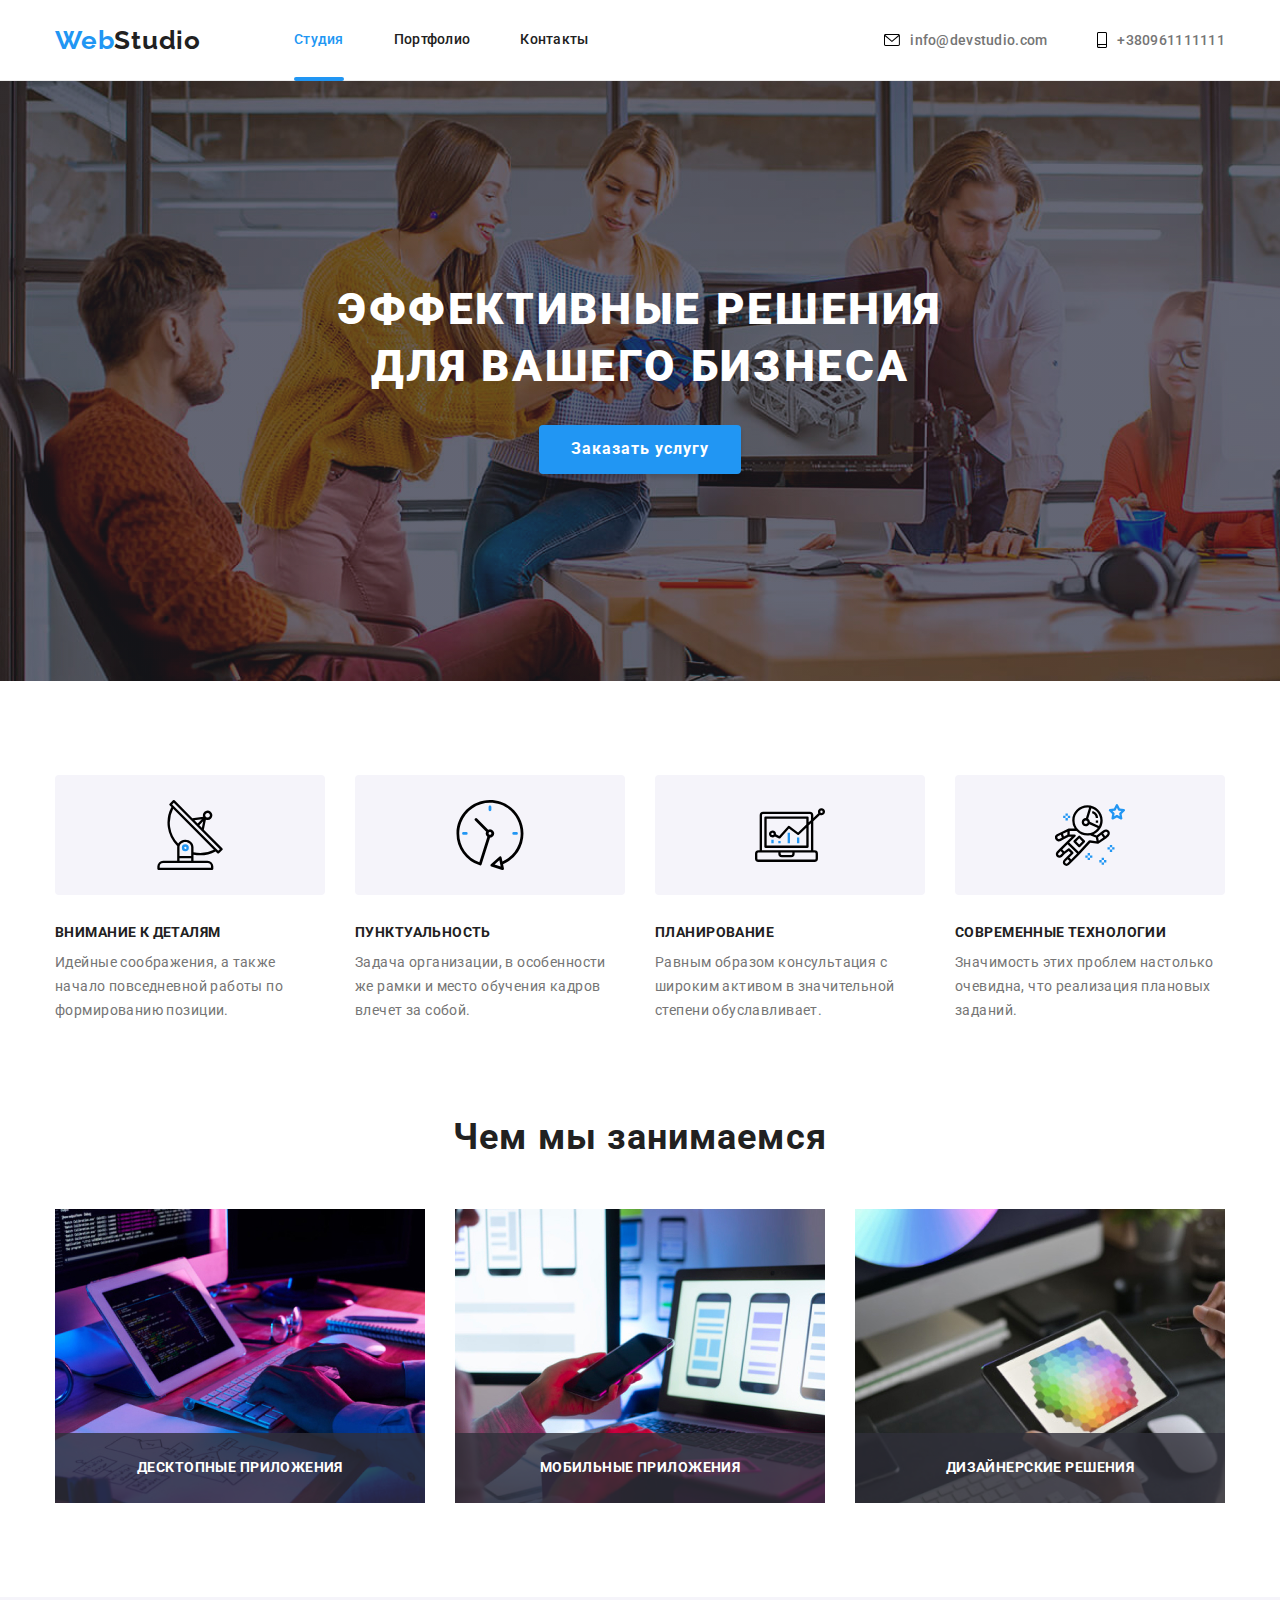
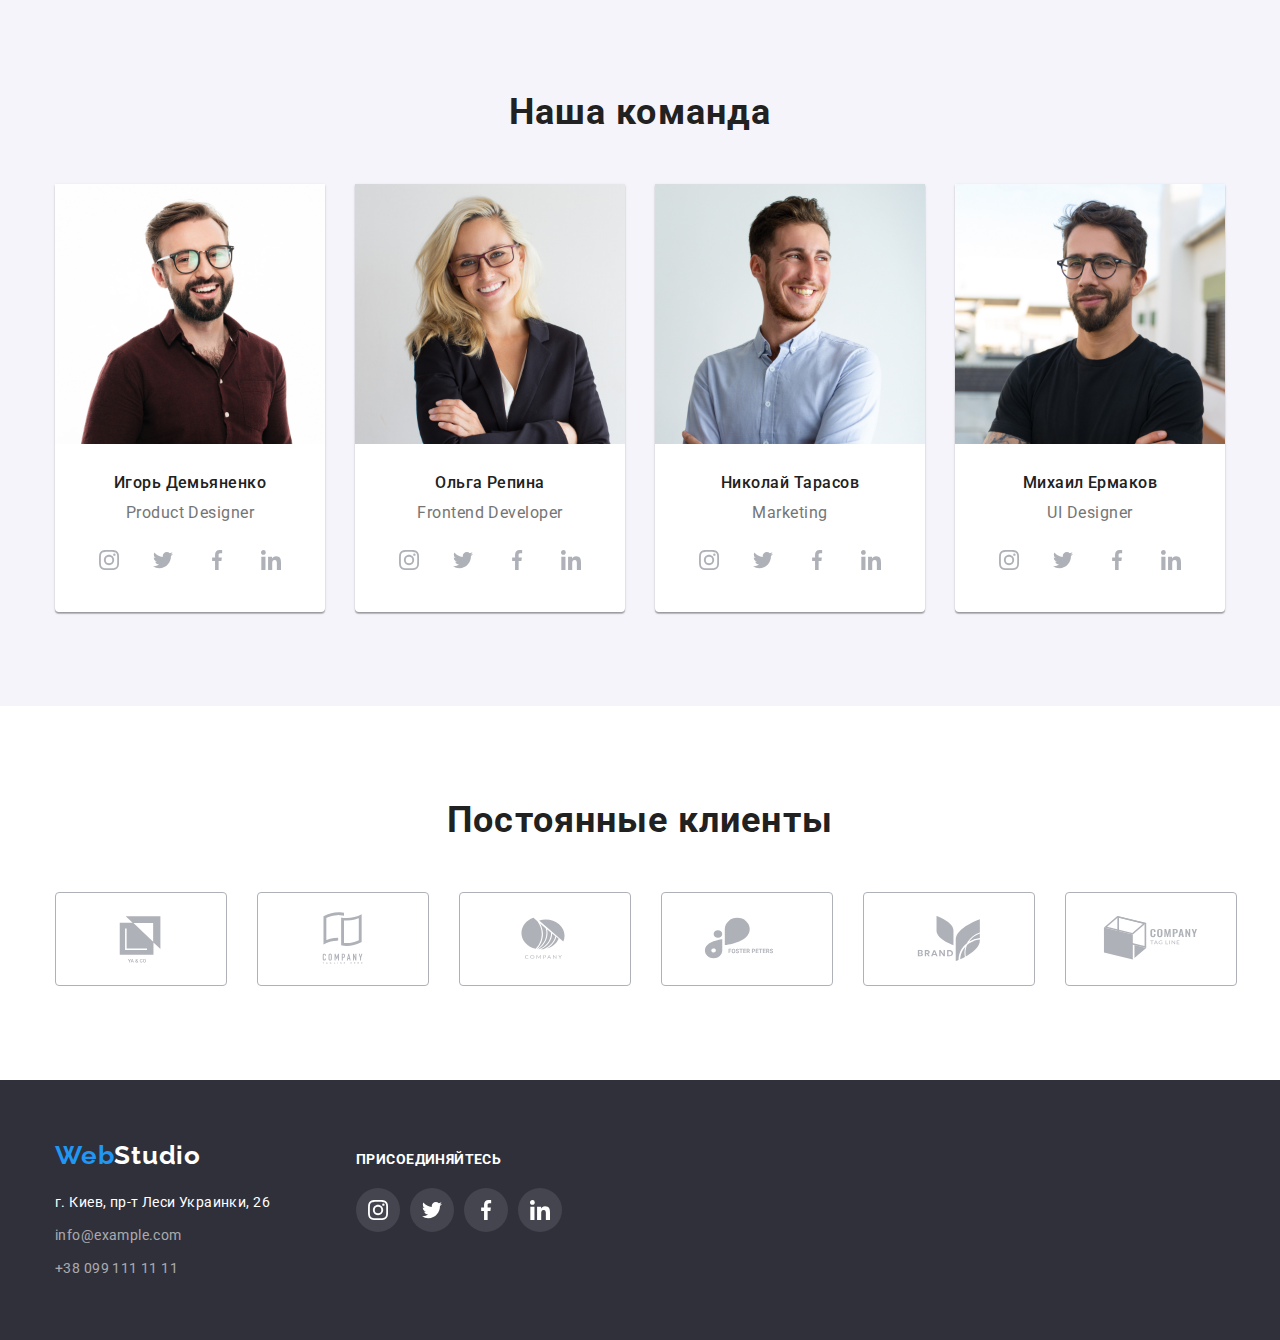
<file: index.html>
<!DOCTYPE html>
<html lang="ru">
  <head>
    <meta charset="UTF-8" />
    <meta http-equiv="X-UA-Compatible" content="IE=edge" />
    <meta name="viewport" content="width=, initial-scale=1.0" />
    <title>Studio</title>
    <link rel="preconnect" href="https://fonts.googleapis.com" />
    <link rel="preconnect" href="https://fonts.gstatic.com" crossorigin />
    <link
      href="https://fonts.googleapis.com/css2?family=Raleway:wght@700&family=Roboto:wght@400;500;700;900&display=swap"
      rel="stylesheet"
    />
    <link
      rel="stylesheet"
      href="https://cdnjs.cloudflare.com/ajax/libs/modern-normalize/1.1.0/modern-normalize.min.css"
    />
    <link rel="stylesheet" href="css/styles.css" />
  </head>
  <body>
    <!-- HEADER -->

    <header class="header">
      <div class="header-container container">
        <a class="logo" href="./index.html"
          ><span class="logo-web">Web</span>Studio</a
        >
        <nav class="navigation">
          <ul class="navigation-main">
            <li class="navigation-item">
              <a class="navigation-link link-active" href="#"> Студия</a>
            </li>
            <li class="navigation-item">
              <a class="navigation-link" href="./portfolio.html">Портфолио</a>
            </li>
            <li class="navigation-item">
              <a class="navigation-link" href="#">Контакты</a>
            </li>
          </ul>
        </nav>
        <ul class="navigation-auth">
          <li class="navigation-item">
            <a class="auth-link" href="mailto:info@devstudio.com">
              <svg class="mail-icon" width="16" height="12">
                <use class="mail-icon" href="./images/icon.svg#icon-mail"></use>
              </svg>
              info@devstudio.com</a
            >
          </li>
          <li class="navigation-item">
            <a class="auth-link" href="tel:+380961111111"
              ><svg class="tel-icon" width="10" height="16">
                <use href="./images/icon.svg#icon-smartphone"></use>
              </svg>
              +380961111111</a
            >
          </li>
        </ul>
      </div>
    </header>

    <!-- MAIN Content -->

    <main>
      <!-- Section -->

      <section class="section hero">
        <div class="container">
          <h1 class="hero-title">
            Эффективные решения <br />
            для вашего бизнеса
          </h1>
          <button class="button" type="button" data-modal-open>
            Заказать услугу
          </button>
        </div>
      </section>

      <!-- Our benefits -->

      <section class="benefits section">
        <div class="container">
          <h2 class="title-none">Наши приемущества</h2>
          <ul class="section-benefits">
            <li class="benefits-item">
              <div class="icon-benefits">
                <svg class="icon" width="70" height="70">
                  <use href="./images/icon.svg#icon-antenna"></use>
                </svg>
              </div>
              <h3 class="title title-one">Внимание к деталям</h3>
              <p class="text">
                Идейные соображения, а также начало повседневной работы по
                формированию позиции.
              </p>
            </li>
            <li class="benefits-item">
              <div class="icon-benefits">
                <svg class="icon" width="70" height="70">
                  <use href="./images/icon.svg#icon-clock"></use>
                </svg>
              </div>
              <h3 class="title title-one">Пунктуальность</h3>
              <p class="text">
                Задача организации, в особенности же рамки и место обучения
                кадров влечет за собой.
              </p>
            </li>
            <li class="benefits-item">
              <div class="icon-benefits">
                <svg class="icon" width="70" height="70">
                  <use href="./images/icon.svg#icon-diagram"></use>
                </svg>
              </div>

              <h3 class="title title-one">Планирование</h3>
              <p class="text">
                Равным образом консультация с широким активом в значительной
                степени обуславливает.
              </p>
            </li>
            <li class="benefits-item">
              <div class="icon-benefits">
                <svg class="icon" width="70" height="70">
                  <use href="./images/icon.svg#icon-astronaut"></use>
                </svg>
              </div>
              <h3 class="title title-one">Современные технологии</h3>
              <p class="text">
                Значимость этих проблем настолько очевидна, что реализация
                плановых заданий.
              </p>
            </li>
          </ul>
        </div>
      </section>

      <!-- What we do -->
      <section class="wedo section">
        <div class="container">
          <h2 class="title title-two">Чем мы занимаемся</h2>
          <ul class="section-wedo">
            <li class="wedo-item">
              <img
                class="img-wedo"
                src="./images/img.jpg"
                alt="img1"
                width="370"
                height="294"
              />
              <div class="container-img">
                <p class="img-text">Десктопные приложения</p>
              </div>
            </li>
            <li class="wedo-item">
              <img
                class="img-wedo"
                src="./images/img2.jpg"
                alt="img2"
                width="370"
                height="294"
              />
              <div class="container-img">
                <p class="img-text">Мобильные приложения</p>
              </div>
            </li>
            <li class="wedo-item">
              <img
                class="img-wedo"
                src="./images/img3.jpg"
                alt="img3"
                width="370"
                height="294"
              />
              <div class="container-img">
                <p class="img-text">Дизайнерские решения</p>
              </div>
            </li>
          </ul>
        </div>
      </section>

      <!-- Our team -->

      <section class="our-team section">
        <div class="container">
          <h2 class="title title-two">Наша команда</h2>
          <ul class="section-ourteam">
            <li class="team-item">
              <img
                class="img-team"
                src="./images/ourteam1.jpg"
                alt="igor"
                width="270"
                height="260"
              />
              <div class="team-wrapper">
                <h3 class="title title-three">Игорь Демьяненко</h3>
                <p class="text-team">Product Designer</p>

                <div class="icon-container">
                  <ul class="team-list">
                    <li class="team-item-icon">
                      <a class="team-link" href="#"
                        ><svg class="icon-team" width="20" height="20">
                          <use href="./images/icon.svg#icon-instagram"></use>
                        </svg>
                      </a>
                    </li>
                    <li class="team-item-icon">
                      <a class="team-link" href="#">
                        <svg class="icon-team" width="20" height="20">
                          <use href="./images/icon.svg#icon-twitter"></use>
                        </svg>
                      </a>
                    </li>
                    <li class="team-item-icon">
                      <a class="team-link" href="#"
                        ><svg class="icon-team" width="20" height="20">
                          <use
                            href="./images/icon.svg#icon-facebook"
                          ></use></svg
                      ></a>
                    </li>
                    <li class="team-item-icon">
                      <a class="team-link" href="#">
                        <svg class="icon-team" width="20" height="20">
                          <use href="./images/icon.svg#icon-linkedin"></use>
                        </svg>
                      </a>
                    </li>
                  </ul>
                </div>
              </div>
            </li>
            <li class="team-item">
              <img
                class="img-team"
                src="./images/ourteam2.jpg"
                alt="olga"
                width="270"
                height="260"
              />
              <div class="team-wrapper">
                <h3 class="title title-three">Ольга Репина</h3>
                <p class="text-team">Frontend Developer</p>
                <div class="icon-container">
                  <ul class="team-list">
                    <li class="team-item-icon">
                      <a class="team-link" href="#"
                        ><svg class="icon-team" width="20" height="20">
                          <use href="./images/icon.svg#icon-instagram"></use>
                        </svg>
                      </a>
                    </li>
                    <li class="team-item-icon">
                      <a class="team-link" href="#">
                        <svg class="icon-team" width="20" height="20">
                          <use href="./images/icon.svg#icon-twitter"></use>
                        </svg>
                      </a>
                    </li>
                    <li class="team-item-icon">
                      <a class="team-link" href="#"
                        ><svg class="icon-team" width="20" height="20">
                          <use
                            href="./images/icon.svg#icon-facebook"
                          ></use></svg
                      ></a>
                    </li>
                    <li class="team-item-icon">
                      <a class="team-link" href="#">
                        <svg class="icon-team" width="20" height="20">
                          <use href="./images/icon.svg#icon-linkedin"></use>
                        </svg>
                      </a>
                    </li>
                  </ul>
                </div>
              </div>
            </li>
            <li class="team-item">
              <img
                class="img-team"
                src="./images/ourtem3.jpg"
                alt="nikolai"
                width="270"
                height="260"
              />
              <div class="team-wrapper">
                <h3 class="title title-three">Николай Тарасов</h3>
                <p class="text-team">Marketing</p>
                <div class="icon-container">
                  <ul class="team-list">
                    <li class="team-item-icon">
                      <a class="team-link" href="#"
                        ><svg class="icon-team" width="20" height="20">
                          <use href="./images/icon.svg#icon-instagram"></use>
                        </svg>
                      </a>
                    </li>
                    <li class="team-item-icon">
                      <a class="team-link" href="#">
                        <svg class="icon-team" width="20" height="20">
                          <use href="./images/icon.svg#icon-twitter"></use>
                        </svg>
                      </a>
                    </li>
                    <li class="team-item-icon">
                      <a class="team-link" href="#"
                        ><svg class="icon-team" width="20" height="20">
                          <use
                            href="./images/icon.svg#icon-facebook"
                          ></use></svg
                      ></a>
                    </li>
                    <li class="team-item-icon">
                      <a class="team-link" href="#">
                        <svg class="icon-team" width="20" height="20">
                          <use href="./images/icon.svg#icon-linkedin"></use>
                        </svg>
                      </a>
                    </li>
                  </ul>
                </div>
              </div>
            </li>
            <li class="team-item">
              <img
                class="img-team"
                src="./images/ourteam4.jpg"
                alt="mikhail"
                width="270"
                height="260"
              />
              <div class="team-wrapper">
                <h3 class="title title-three">Михаил Ермаков</h3>
                <p class="text-team">UI Designer</p>
                <div class="icon-container">
                  <ul class="team-list">
                    <li class="team-item-icon">
                      <a class="team-link" href="#"
                        ><svg class="icon-team" width="20" height="20">
                          <use href="./images/icon.svg#icon-instagram"></use>
                        </svg>
                      </a>
                    </li>
                    <li class="team-item-icon">
                      <a class="team-link" href="#">
                        <svg class="icon-team" width="20" height="20">
                          <use href="./images/icon.svg#icon-twitter"></use>
                        </svg>
                      </a>
                    </li>
                    <li class="team-item-icon">
                      <a class="team-link" href="#"
                        ><svg class="icon-team" width="20" height="20">
                          <use
                            href="./images/icon.svg#icon-facebook"
                          ></use></svg
                      ></a>
                    </li>
                    <li class="team-item-icon">
                      <a class="team-link" href="#">
                        <svg class="icon-team" width="20" height="20">
                          <use href="./images/icon.svg#icon-linkedin"></use>
                        </svg>
                      </a>
                    </li>
                  </ul>
                </div>
              </div>
            </li>
          </ul>
        </div>
      </section>

      <!-- CLIENTS -->

      <section class="section clients">
        <div class="container">
          <h2 class="title title-four">Постоянные клиенты</h2>
          <ul class="clients-main">
            <li class="clients-item">
              <a class="clients-link" href="#">
                <svg class="clients-icon" width="106" height="60">
                  <use href="./images/icon.svg#icon-yaco"></use></svg
              ></a>
            </li>
            <li class="clients-item">
              <a class="clients-link" href="#">
                <svg class="clients-icon" width="106" height="60">
                  <use href="./images/icon.svg#icon-company"></use></svg
              ></a>
            </li>
            <li class="clients-item">
              <a class="clients-link" href="#">
                <svg class="clients-icon" width="106" height="60">
                  <use href="./images/icon.svg#icon-company2"></use></svg
              ></a>
            </li>
            <li class="clients-item">
              <a class="clients-link" href="#">
                <svg class="clients-icon" width="106" height="60">
                  <use href="./images/icon.svg#icon-foster"></use></svg
              ></a>
            </li>
            <li class="clients-item">
              <a class="clients-link" href="#">
                <svg class="clients-icon" width="106" height="60">
                  <use href="./images/icon.svg#icon-brand"></use></svg
              ></a>
            </li>
            <li class="clients-item">
              <a class="clients-link" href="#">
                <svg class="clients-icon" width="106" height="60">
                  <use href="./images/icon.svg#icon-tagline"></use></svg
              ></a>
            </li>
          </ul>
        </div>
      </section>
    </main>

    <!-- FOOTER -->

    <footer class="footer">
      <div class="container">
        <div class="flex-footer">
          <div class="adress-container">
            <a class="logo logo-footer" href="#"
              ><span class="logo-web">Web</span>Studio
            </a>
            <address class="adress">г. Киев, пр-т Леси Украинки, 26</address>
            <ul class="navigation-auth navigation-footer">
              <li class="footer-item">
                <a class="auth-footer" href="mailto:info@example.com"
                  >info@example.com</a
                >
              </li>
              <li class="footer-item">
                <a class="auth-footer" href="tel:+380991111111"
                  >+38 099 111 11 11</a
                >
              </li>
            </ul>
          </div>

          <div class="footer-container">
            <h2 class="title-footer">присоединяйтесь</h2>
            <ul class="footer-main-svg">
              <li class="footer-item-svg">
                <a class="footer-link" href="#"
                  ><svg class="icon-footer" width="20" height="20">
                    <use href="./images/icon.svg#icon-instagram"></use></svg
                ></a>
              </li>
              <li footer-item-svg>
                <a class="footer-link" href="#">
                  <svg class="icon-footer" width="20" height="20">
                    <use href="./images/icon.svg#icon-twitter"></use>
                  </svg>
                </a>
              </li>
              <li footer-item-svg>
                <a class="footer-link" href="#"
                  ><svg class="icon-footer" width="20" height="20">
                    <use href="./images/icon.svg#icon-facebook"></use></svg
                ></a>
              </li>
              <li footer-item-svg>
                <a class="footer-link" href="#">
                  <svg class="icon-footer" width="20" height="20">
                    <use href="./images/icon.svg#icon-linkedin"></use>
                  </svg>
                </a>
              </li>
            </ul>
          </div>
        </div>
      </div>
    </footer>
    <div class="backdrop is-hidden" data-modal>
      <div class="modal">
        <button class="modal-button" type="button" data-modal-close>
          <svg class="modal-icon" width="18" height="18">
            <use href="./images/close.svg#icon-close-black"></use>
          </svg>
        </button>
      </div>
    </div>
    <script src="./js/modal.js"></script>
  </body>
</html>
</file>
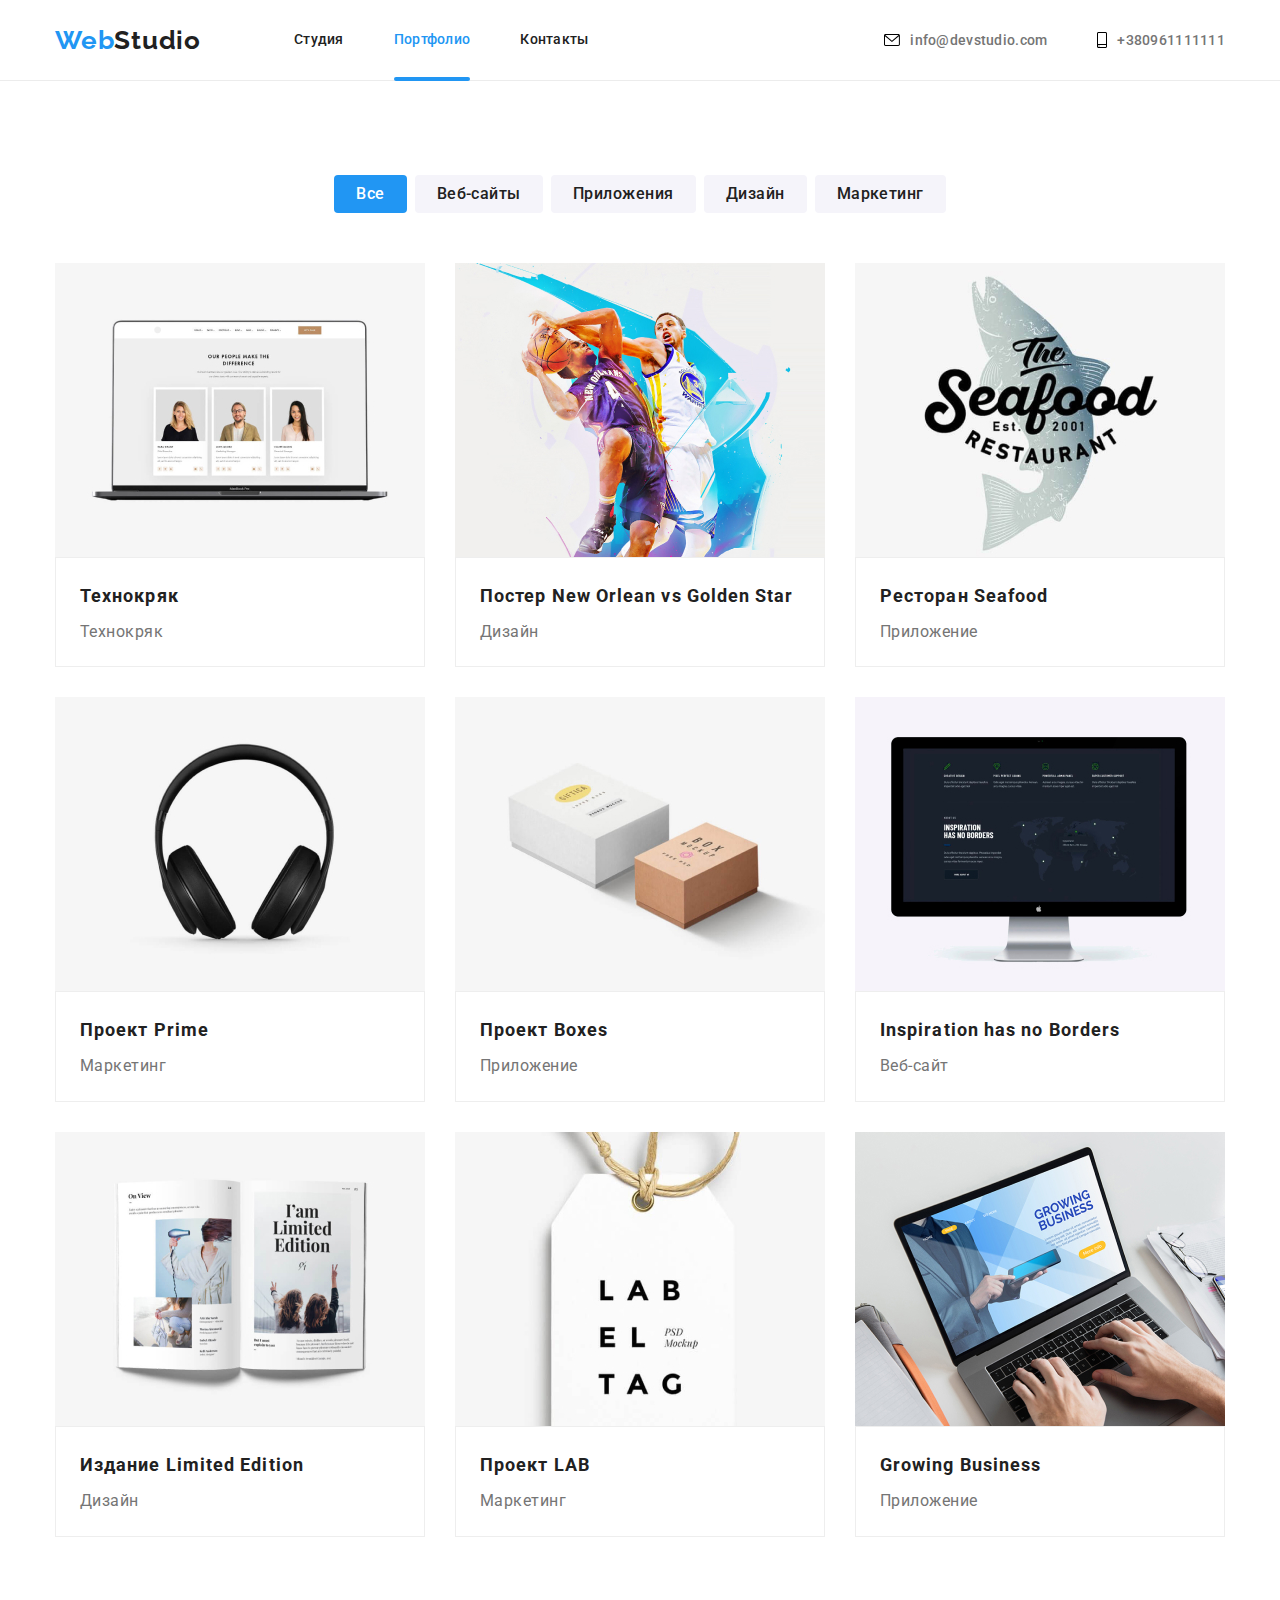
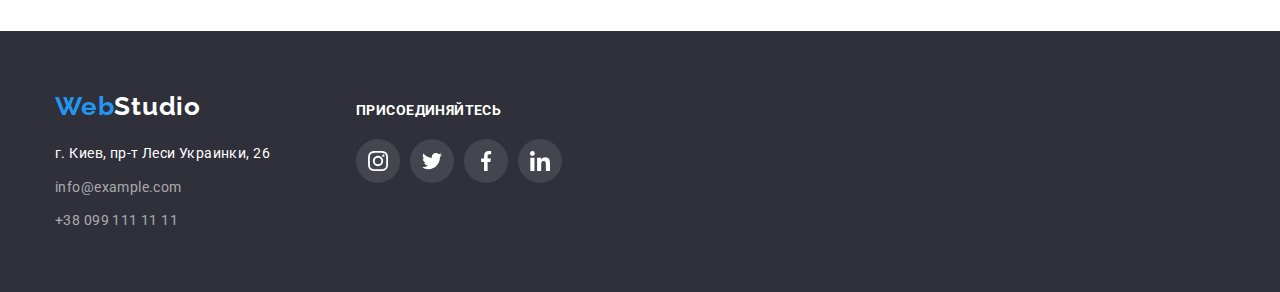
<file: portfolio.html>
<!DOCTYPE html>
<html lang="ru">
  <head>
    <meta charset="UTF-8" />
    <meta http-equiv="X-UA-Compatible" content="IE=edge" />
    <meta name="viewport" content="width=, initial-scale=1.0" />
    <title>Studio</title>
    <link rel="preconnect" href="https://fonts.googleapis.com" />
    <link rel="preconnect" href="https://fonts.gstatic.com" crossorigin />
    <link
      href="https://fonts.googleapis.com/css2?family=Raleway:wght@700&family=Roboto:wght@400;500;700;900&display=swap"
      rel="stylesheet"
    />
    <link
      rel="stylesheet"
      href="https://cdnjs.cloudflare.com/ajax/libs/modern-normalize/1.1.0/modern-normalize.min.css"
    />
    <link rel="stylesheet" href="css/styles.css" />
  </head>
  <body>
    <!-- HEADER -->

    <header class="header">
      <div class="header-container container">
        <a class="logo" href="./index.html"
          ><span class="logo-web">Web</span>Studio</a
        >
        <nav class="navigation">
          <ul class="navigation-main">
            <li class="navigation-item">
              <a class="navigation-link" href="./index.html">Студия</a>
            </li>
            <li class="navigation-item">
              <a class="navigation-link link-active" href="#">Портфолио</a>
            </li>
            <li class="navigation-item">
              <a class="navigation-link" href="#">Контакты</a>
            </li>
          </ul>
        </nav>
        <ul class="navigation-auth">
          <li class="navigation-item">
            <a class="auth-link" href="mailto:info@devstudio.com">
              <svg class="mail-icon" width="16" height="12">
                <use class="mail-icon" href="./images/icon.svg#icon-mail"></use>
              </svg>
              info@devstudio.com</a
            >
          </li>
          <li class="navigation-item">
            <a class="auth-link" href="tel:+380961111111"
              ><svg class="tel-icon" width="10" height="16">
                <use href="./images/icon.svg#icon-smartphone"></use>
              </svg>
              +380961111111</a
            >
          </li>
        </ul>
      </div>
    </header>

    <!-- MAIN Potrfolio -->

    <main>
      <section class="section">
        <!-- BUTTONS -->
        <div class="container">
          <ul class="main-list">
            <li class="list-item">
              <button class="button-act button-nonact" type="button">
                Все
              </button>
            </li>
            <li class="list-item">
              <button class="button-nonact" type="button">Веб-сайты</button>
            </li>
            <li class="list-item">
              <button class="button-nonact" type="button">Приложения</button>
            </li>
            <li class="list-item">
              <button class="button-nonact" type="button">Дизайн</button>
            </li>
            <li class="list-item">
              <button class="button-nonact" type="button">Маркетинг</button>
            </li>
          </ul>

          <!-- CONTENT -->

          <ul class="main-content">
            <li class="content-item">
              <div class="img-container">
                <img
                  class="img-portfolio"
                  src="./images/tehnokrjak.jpg"
                  alt="Tehnokrjak"
                  width="370"
                  height="294"
                />
                <div class="container-portfolio">
                  <p class="text-absolute">
                    Ресурс предлагает комплексные предложения с разным уровнем
                    функционала и сервисов. Все это позволит посетителю получить
                    исчерпывающие сведения о компании или частном лице.
                  </p>
                </div>
              </div>
              <div class="title-text">
                <h3 class="title-portfolio">Технокряк</h3>
                <p class="text-portfolio">Технокряк</p>
              </div>
            </li>
            <li class="content-item">
              <div class="img-container">
                <img
                  class="img-portfolio"
                  src="./images/neworlean.jpg"
                  alt="Tehnokrjak"
                  width="370"
                  height="294"
                />
                <div class="container-portfolio">
                  <p class="text-absolute">
                    Ресурс предлагает комплексные предложения с разным уровнем
                    функционала и сервисов. Все это позволит посетителю получить
                    исчерпывающие сведения о компании или частном лице.
                  </p>
                </div>
              </div>
              <div class="title-text">
                <h3 class="title-portfolio">
                  Постер New Orlean vs Golden Star
                </h3>
                <p class="text-portfolio">Дизайн</p>
              </div>
            </li>
            <li class="content-item">
              <div class="img-container">
                <img
                  class="img-portfolio"
                  src="./images/seafood.jpg"
                  alt="Tehnokrjak"
                  width="370"
                  height="294"
                />
                <div class="container-portfolio">
                  <p class="text-absolute">
                    Ресурс предлагает комплексные предложения с разным уровнем
                    функционала и сервисов. Все это позволит посетителю получить
                    исчерпывающие сведения о компании или частном лице.
                  </p>
                </div>
              </div>
              <div class="title-text">
                <h3 class="title-portfolio">Ресторан Seafood</h3>
                <p class="text-portfolio">Приложение</p>
              </div>
            </li>
            <li class="content-item">
              <div class="img-container">
                <img
                  class="img-portfolio"
                  src="./images/headphone.jpg"
                  alt="Tehnokrjak"
                  width="370"
                  height="294"
                />
                <div class="container-portfolio">
                  <p class="text-absolute">
                    Ресурс предлагает комплексные предложения с разным уровнем
                    функционала и сервисов. Все это позволит посетителю получить
                    исчерпывающие сведения о компании или частном лице.
                  </p>
                </div>
              </div>
              <div class="title-text">
                <h3 class="title-portfolio">Проект Prime</h3>
                <p class="text-portfolio">Маркетинг</p>
              </div>
            </li>
            <li class="content-item">
              <div class="img-container">
                <img
                  class="img-portfolio"
                  src="./images/boxes.jpg"
                  alt="Tehnokrjak"
                  width="370"
                  height="294"
                />
                <div class="container-portfolio">
                  <p class="text-absolute">
                    Ресурс предлагает комплексные предложения с разным уровнем
                    функционала и сервисов. Все это позволит посетителю получить
                    исчерпывающие сведения о компании или частном лице.
                  </p>
                </div>
              </div>
              <div class="title-text">
                <h3 class="title-portfolio">Проект Boxes</h3>
                <p class="text-portfolio">Приложение</p>
              </div>
            </li>
            <li class="content-item">
              <div class="img-container">
                <img
                  class="img-portfolio"
                  src="./images/ekran.jpg"
                  alt="Tehnokrjak"
                  width="370"
                  height="294"
                />
                <div class="container-portfolio">
                  <p class="text-absolute">
                    Ресурс предлагает комплексные предложения с разным уровнем
                    функционала и сервисов. Все это позволит посетителю получить
                    исчерпывающие сведения о компании или частном лице.
                  </p>
                </div>
              </div>
              <div class="title-text">
                <h3 class="title-portfolio">Inspiration has no Borders</h3>
                <p class="text-portfolio">Веб-сайт</p>
              </div>
            </li>
            <li class="content-item">
              <div class="img-container">
                <img
                  class="img-portfolio"
                  src="./images/book.jpg"
                  alt="Tehnokrjak"
                  width="370"
                  height="294"
                />
                <div class="container-portfolio">
                  <p class="text-absolute">
                    Ресурс предлагает комплексные предложения с разным уровнем
                    функционала и сервисов. Все это позволит посетителю получить
                    исчерпывающие сведения о компании или частном лице.
                  </p>
                </div>
              </div>
              <div class="title-text">
                <h3 class="title-portfolio">Издание Limited Edition</h3>
                <p class="text-portfolio">Дизайн</p>
              </div>
            </li>
            <li class="content-item">
              <div class="img-container">
                <img
                  class="img-portfolio"
                  src="./images/lab.jpg"
                  alt="Tehnokrjak"
                  width="370"
                  height="294"
                />
                <div class="container-portfolio">
                  <p class="text-absolute">
                    Ресурс предлагает комплексные предложения с разным уровнем
                    функционала и сервисов. Все это позволит посетителю получить
                    исчерпывающие сведения о компании или частном лице.
                  </p>
                </div>
              </div>
              <div class="title-text">
                <h3 class="title-portfolio">Проект LAB</h3>
                <p class="text-portfolio">Маркетинг</p>
              </div>
            </li>
            <li class="content-item">
              <div class="img-container">
                <img
                  class="img-portfolio"
                  src="./images/notebook.jpg"
                  alt="Tehnokrjak"
                  width="370"
                  height="294"
                />
                <div class="container-portfolio">
                  <p class="text-absolute">
                    Ресурс предлагает комплексные предложения с разным уровнем
                    функционала и сервисов. Все это позволит посетителю получить
                    исчерпывающие сведения о компании или частном лице.
                  </p>
                </div>
              </div>
              <div class="title-text">
                <h3 class="title-portfolio">Growing Business</h3>
                <p class="text-portfolio">Приложение</p>
              </div>
            </li>
          </ul>
        </div>
      </section>
    </main>

    <!-- FOOTER -->
    <footer class="footer">
      <div class="container">
        <div class="flex-footer">
          <div class="adress-container">
            <a class="logo logo-footer" href="#"
              ><span class="logo-web">Web</span>Studio
            </a>
            <address class="adress">г. Киев, пр-т Леси Украинки, 26</address>
            <ul class="navigation-auth navigation-footer">
              <li class="footer-item">
                <a class="auth-footer" href="mailto:info@example.com"
                  >info@example.com</a
                >
              </li>
              <li class="footer-item">
                <a class="auth-footer" href="tel:+380991111111"
                  >+38 099 111 11 11</a
                >
              </li>
            </ul>
          </div>

          <div class="footer-container">
            <h2 class="title-footer">присоединяйтесь</h2>
            <ul class="footer-main-svg">
              <li class="footer-item-svg">
                <a class="footer-link" href="#"
                  ><svg class="icon-footer" width="20" height="20">
                    <use href="./images/icon.svg#icon-instagram"></use></svg
                ></a>
              </li>
              <li footer-item-svg>
                <a class="footer-link" href="#">
                  <svg class="icon-footer" width="20" height="20">
                    <use href="./images/icon.svg#icon-twitter"></use>
                  </svg>
                </a>
              </li>
              <li footer-item-svg>
                <a class="footer-link" href="#"
                  ><svg class="icon-footer" width="20" height="20">
                    <use href="./images/icon.svg#icon-facebook"></use></svg
                ></a>
              </li>
              <li footer-item-svg>
                <a class="footer-link" href="#">
                  <svg class="icon-footer" width="20" height="20">
                    <use href="./images/icon.svg#icon-linkedin"></use>
                  </svg>
                </a>
              </li>
            </ul>
          </div>
        </div>
      </div>
    </footer>
  </body>
</html>
</file>
<file: css/styles.css>
:root {
  --text-head-color: #212121;
  --text-link-color: #2196f3;
  --button-bg-color: #2196f3;
  --bg-section-color: #2f303a;
  --button-active-color: #ffffff;
}
/* color h1-h6 #212121 */
/* background-color #2F303A */
/* link focus, hover 
#2196F3 */
/* background button #2196F3 */
/* button active color #FFFFFF */
/* cubic-bezier(0.4, 0, 0.2, 1) */

/* CSS for index.html */

body {
  font-family: "Roboto", sans-serif;
  color: #757575;
}
h1,
h2,
h3,
h4,
h5,
h6,
p {
  margin: 0;
}
ul {
  list-style: none;
  margin: 0;
  padding: 0;
}

/* HEADER */
.header {
  border-bottom: 1px solid #ececec;
}
.logo {
  font-family: "Raleway";
  font-weight: 700;
  font-size: 26px;
  color: #212121;
  text-decoration: none;
  line-height: 1.19;
  letter-spacing: 0.03em;
}
.logo-web {
  font-family: "Raleway";
  color: #2196f3;
  font-weight: 700;
  font-size: 26px;
  text-decoration: none;
  line-height: 1.19;
  letter-spacing: 0.03em;
}

/* CONTEINER for all */
.container {
  margin: 0 auto;
  width: 1200px;
  padding-left: 15px;
  padding-right: 15px;
}

.header-container {
  display: flex;
  align-items: center;
}

/* Navigation main */
.navigation-main {
  display: flex;
}

.navigation-item:not(:last-child) {
  margin-right: 50px;
}

.navigation {
  margin-left: 93px;
}
.navigation-link {
  display: block;
  padding-top: 32px;
  padding-bottom: 32px;
  color: var(--text-head-color);
  text-decoration: none;
  font-weight: 500;
  font-size: 14px;
  line-height: 1.1;
  letter-spacing: 0.02em;
  transition: color 250ms cubic-bezier(0.4, 0, 0.2, 1);
}

.navigation-link:hover,
.navigation-link:focus {
  color: var(--text-link-color);
}

.link-active {
  color: var(--text-link-color);
  position: relative;
}

.link-active::after {
  content: "";
  position: absolute;
  left: 0;
  bottom: -1.3px;
  display: block;
  width: 100%;
  height: 4px;
  background-color: var(--text-link-color);
  border-radius: 2px;
}

/* navigation authorized */
.navigation-auth {
  display: flex;
  margin-left: auto;
  margin-top: 0;
  margin-bottom: 0;
}

.auth-link {
  display: inline-flex;
  align-items: center;
  padding-top: 32px;
  padding-bottom: 32px;
  color: inherit;
  text-decoration: none;
  font-weight: 500;
  font-size: 14px;
  line-height: 16px;
  letter-spacing: 0.02em;
  transition: color 250ms cubic-bezier(0.4, 0, 0.2, 1);
}
.auth-link:hover .mail-icon {
  fill: currentColor;
}
.auth-link:hover .tel-icon {
  fill: currentColor;
}
.mail-icon {
  margin-right: 10px;
}
.tel-icon {
  margin-right: 10px;
}

.auth-link:hover,
.auth-link:focus {
  color: var(--text-link-color);
}

/* MAIN */
.section {
  padding: 94px 0px;
}
.hero {
  background-color: var(--bg-section-color);
  background-image: linear-gradient(
      to right,
      rgba(47, 48, 58, 0.4),
      rgba(47, 48, 58, 0.4)
    ),
    url(../images/main.jpg);
  background-repeat: no-repeat;
  background-size: cover;
  max-width: 1600px;
  height: 600px;
  text-align: center;
  padding: 200px 0;
  margin: 0 auto;
}
.hero-title {
  margin-bottom: 30px;
  color: #ffffff;
  font-weight: 900;
  font-size: 44px;
  line-height: 1.3;
  text-transform: uppercase;
  text-align: center;
  letter-spacing: 0.06em;
}
/* BUTTON */
.button {
  padding: 10px 32px;
  background-color: var(--button-bg-color);
  color: var(--button-active-color);
  box-shadow: 0px 4px 4px rgba(0, 0, 0, 0.15);
  border-radius: 4px;
  cursor: pointer;
  font-weight: 700;
  font-size: 16px;
  line-height: 1.8;
  letter-spacing: 0.06em;
  border: none;
  transition: background-color 250ms cubic-bezier(0.4, 0, 0.2, 1);
}
.button:hover {
  background: #188ce8;
}

/* Заголовки цвет */
.title {
  color: var(--text-head-color);
}
.title-one {
  font-weight: 700;
  font-size: 14px;
  line-height: 1.14;
  letter-spacing: 0.03em;
  text-transform: uppercase;
  margin-bottom: 10px;
}
.title-none {
  display: none;
}

/* BENEFITS */

.text {
  font-size: 14px;
  line-height: 1.7;
  letter-spacing: 0.03em;
}

.title-one,
.text {
  width: 270px;
}
/* Section Benefits */
.section-benefits {
  display: flex;
  justify-content: space-between;
}
.icon-benefits {
  display: inline-flex;
  justify-content: center;
  align-items: center;
  gap: 30px;
  margin-bottom: 30px;
  width: 270px;
  height: 120px;
  background-color: #f5f4fa;
  border-radius: 4px;
}

.title-two {
  margin-bottom: 50px;
  font-weight: 700;
  font-size: 36px;
  line-height: 1.19;
  text-align: center;
  letter-spacing: 0.03em;
}

/* Section WEDO */
.wedo {
  padding-top: 0;
}

.section-wedo {
  display: flex;
  justify-content: space-between;
}

.wedo-item {
  position: relative;
}

.img-wedo {
  display: block;
}

.container-img {
  position: absolute;
  left: 0;
  bottom: 0;

  display: flex;
  justify-content: center;
  align-items: center;
  text-align: center;
  width: 370px;
  height: 70px;

  background: rgba(47, 48, 58, 0.8);
}
.img-text {
  font-weight: 700;
  font-size: 14px;
  line-height: 1.14;
  letter-spacing: 0.03em;
  text-transform: uppercase;
  /* outline: 1px solid tomato; */
  color: #ffffff;
}
/* OUR TEAM */

.section-ourteam {
  display: flex;
  justify-content: space-between;
}
.team-item {
  background-color: #ffffff;
  height: 428px;
  border-bottom-left-radius: 4px;
  border-bottom-right-radius: 4px;
  box-shadow: 0px 1px 3px rgba(0, 0, 0, 0.12), 0px 1px 1px rgba(0, 0, 0, 0.14),
    0px 2px 1px rgba(0, 0, 0, 0.2);
}
.our-team {
  background-color: #f5f4fa;
}
.team-wrapper {
  padding: 30px 0;
}
.title-three {
  font-weight: 500;
  font-size: 16px;
  line-height: 1.18;
  letter-spacing: 0.03em;
  text-align: center;
  margin-bottom: 10px;
}
.text-team {
  margin-bottom: 16px;
  font-size: 16px;
  line-height: 19px;
  letter-spacing: 0.03em;
  text-align: center;
}
.img-team {
  display: block;
}

.team-list {
  display: flex;
  justify-content: center;
  align-items: center;
  gap: 10px;
}

.team-link {
  display: inline-flex;
  justify-content: center;
  align-items: center;
  width: 44px;
  height: 44px;
  border-radius: 50%;
  fill: #afb1b8;
  transition: background-color 250ms cubic-bezier(0.4, 0, 0.2, 1),
    fill 250ms cubic-bezier(0.4, 0, 0.2, 1);
}

.team-link:hover,
.team-link:focus {
  background-color: var(--button-bg-color);
  fill: var(--button-active-color);
}

/* CLIENTS */
.title-four {
  margin-bottom: 50px;
  font-weight: 700;
  font-size: 36px;
  line-height: 1.16;
  text-align: center;
  letter-spacing: 0.03em;
}

.clients-item {
  border: 1px solid #afb1b8;
  border-radius: 4px;
}
.clients-item:hover,
.clients-item:focus {
  border-color: var(--button-bg-color);
}
.clients-main {
  display: flex;
  gap: 30px;
}

.clients-link {
  display: inline-flex;
  width: 170px;
  height: 92px;
  justify-content: center;
  align-items: center;
  fill: #afb1b8;
  transition: border-color 250ms cubic-bezier(0.4, 0, 0.2, 1),
    fill 250ms cubic-bezier(0.4, 0, 0.2, 1);
}

.clients-link:hover,
.clients-link:focus {
  fill: var(--button-bg-color);
}

/* BACKDROP */
.backdrop {
  position: fixed;
  left: 0;
  top: 0;
  width: 100%;
  height: 100%;
  background-color: rgba(0, 0, 0, 0.2);
  transition: opacity 500ms cubic-bezier(0.4, 0, 0.2, 1);
  visibility: visible;
}

.backdrop.is-hidden {
  opacity: 0;
  pointer-events: none;
}

.backdrop.is-hidden .modal {
  transform: translate(-50%, -50%) scale(1.1);
}

/* MODAL */
.modal {
  position: absolute;
  left: 50%;
  top: 50%;
  transform: translate(-50%, -50%) scale(1);
  width: 528px;
  height: 581px;
  background-color: #ffffff;
}
.modal-button {
  position: absolute;
  right: 8px;
  top: 8px;
  display: inline-flex;
  justify-content: center;
  align-items: center;
  cursor: pointer;
  padding: 0;
  margin: 0;
  width: 30px;
  height: 30px;
  border-radius: 50%;
  background: #ffffff;
  border: 1px solid rgba(0, 0, 0, 0.1);
}

/* FOOTER */

.footer {
  background-color: var(--bg-section-color);
  padding: 60px 0;
}
.navigation-footer {
  display: flex;
  flex-direction: column;
}
.adress {
  margin-top: 20px;
  margin-bottom: 9px;
  font-family: "Roboto";
  font-style: normal;
  font-size: 14px;
  line-height: 1.7;
  color: #ffffff;
  letter-spacing: 0.03em;
}
.logo-footer {
  color: #ffffff;
}
.auth-footer {
  display: block;
  font-size: 14px;
  line-height: 24px;
  letter-spacing: 0.03em;
  color: rgba(255, 255, 255, 0.6);
  text-decoration: none;
  transition: color 250ms cubic-bezier(0.4, 0, 0.2, 1);
}
.auth-footer:hover,
.auth-footer:focus {
  color: var(--text-link-color);
}
.footer-item:not(:last-child) {
  margin-bottom: 9px;
}

.adress-container {
  width: 231px;
}

.flex-footer {
  display: flex;
  align-items: baseline;
  gap: 70px;
}

.footer-main-svg {
  display: flex;
  justify-content: center;
  align-items: center;
  gap: 10px;
}
.title-footer {
  margin-bottom: 20px;
  font-size: 14px;
  font-weight: 700;
  line-height: 1.14;
  letter-spacing: 0.03em;
  text-transform: uppercase;
  color: #ffffff;
}
.footer-link {
  display: flex;
  justify-content: center;
  align-items: center;
  border-radius: 50%;
  width: 44px;
  height: 44px;
  fill: var(--button-active-color);
  background-color: rgba(255, 255, 255, 0.1);
  transition: background-color 250ms cubic-bezier(0.4, 0, 0.2, 1);
}

.footer-link:hover,
.footer-link:focus {
  background-color: var(--button-bg-color);
}

/* CSS Portfolio.html */

/* MAIN-LIST */

.main-list {
  display: flex;
  justify-content: center;
  margin-bottom: 50px;
}
.list-item:not(:last-child) {
  margin-right: 8px;
}

.button-nonact {
  padding: 6px 22px;
  font-family: inherit;
  font-weight: 500;
  font-size: 16px;
  line-height: 1.6;
  letter-spacing: 0.03em;
  background-color: #f5f4fa;
  cursor: pointer;
  color: #212121;
  border-radius: 4px;
  border: 0;
  transition: background-color 250ms cubic-bezier(0.4, 0, 0.2, 1),
    color 250ms cubic-bezier(0.4, 0, 0.2, 1),
    box-shadow 250ms cubic-bezier(0.4, 0, 0.2, 1);
}
.button-nonact:hover,
.button-nonact:focus {
  background-color: var(--button-bg-color);
  color: var(--button-active-color);
  box-shadow: 0px 3px 1px rgba(0, 0, 0, 0.1), 0px 1px 2px rgba(0, 0, 0, 0.08),
    0px 2px 2px rgba(0, 0, 0, 0.12);
}

.button-act {
  background-color: var(--button-bg-color);
  color: var(--button-active-color);
}
.main-content {
  display: flex;
  flex-wrap: wrap;
  margin: -15px;
}
.img-portfolio {
  display: block;
}
.container-portfolio {
  padding: 63px 24px;
  position: absolute;
  left: 50%;
  top: 0;
  transform: translate(-50%) translateY(100%);
  width: 370px;
  height: 294px;
  background-color: rgba(33, 150, 243, 0.9);
  transition: box-shadow 250ms cubic-bezier(0.4, 0, 0.2, 1),
    transform 250ms cubic-bezier(0.4, 0, 0.2, 1);
}
.img-container {
  position: relative;
  overflow: hidden;
}

.text-absolute {
  font-size: 18px;
  line-height: 28px;
  letter-spacing: 0.03em;
  color: #ffffff;
}

.content-item {
  margin: 15px;
}
.content-item:hover {
  box-shadow: 0px 1px 1px rgba(0, 0, 0, 0.12), 0px 4px 4px rgba(0, 0, 0, 0.06),
    1px 4px 6px rgba(0, 0, 0, 0.16);
}
.content-item:hover .container-portfolio {
  transform: translate(-50%) translateY(0);
}

.title-text {
  border: 1px solid #eeeeee;
  padding: 20px 24px;
}
.title-portfolio {
  margin-bottom: 4px;
  font-weight: 700;
  font-size: 18px;
  line-height: 2;
  letter-spacing: 0.06em;
  color: var(--text-head-color);
}
.text-portfolio {
  font-size: 16px;
  line-height: 1.8;
  letter-spacing: 0.03em;
}
</file>
